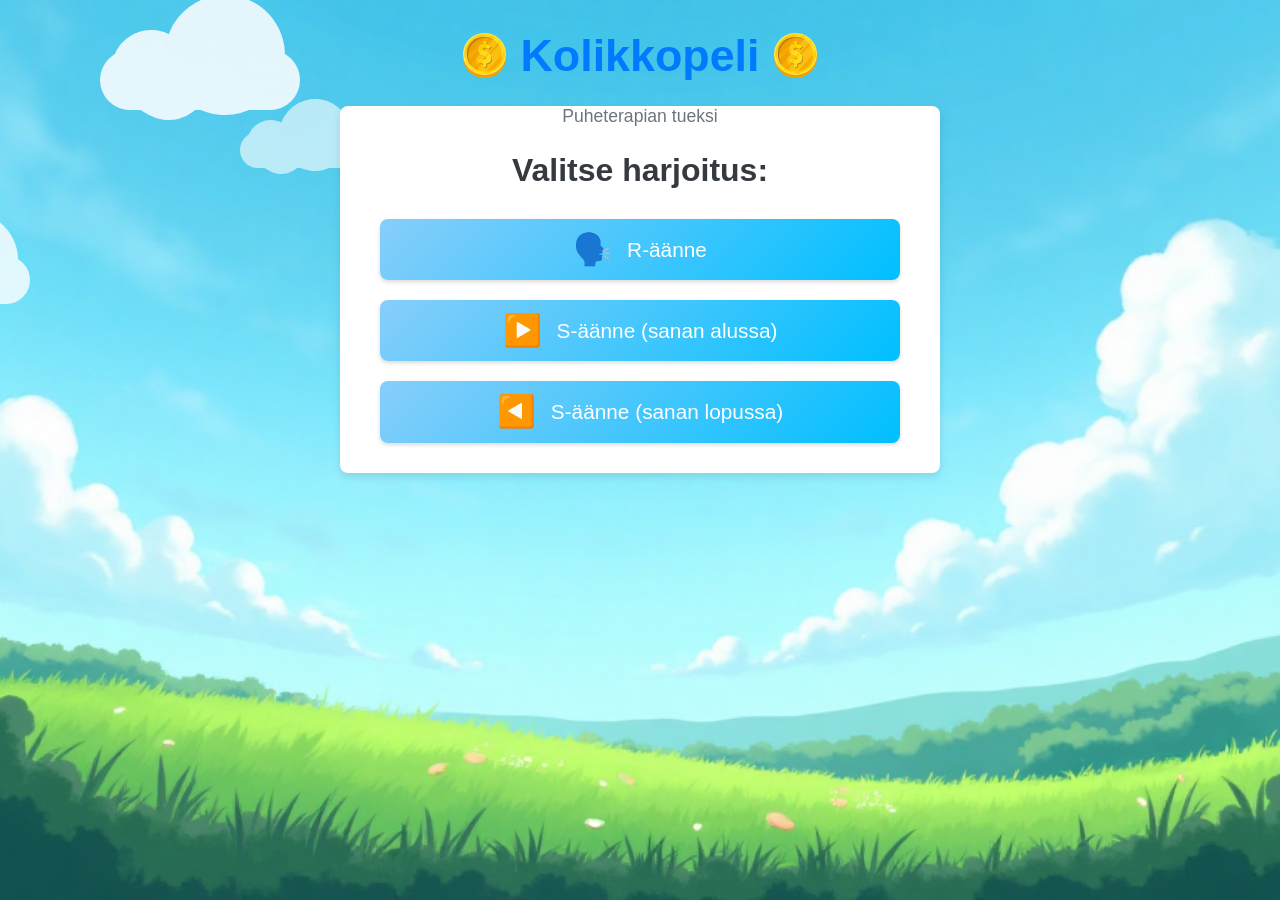
<file: index.html>
<!DOCTYPE html>
<html lang="fi">
<head>
    <meta charset="UTF-8">
    <meta name="viewport" content="width=device-width, initial-scale=1.0">
    <title>Kolikkopeli - Puheterapia</title>
    <link rel="stylesheet" href="styles.css">
</head>
<body>
    <div id="clouds-container">
        <div class="cloud x1"></div>
        <div class="cloud x2"></div>
        <div class="cloud x3"></div>
        <div class="cloud x4"></div>
        <div class="cloud x5"></div>
    </div>

    <header>
        <h1>
            <img src="images/Kolikko.png" alt="Kolikko">
            Kolikkopeli
            <img src="images/Kolikko.png" alt="Kolikko">
        </h1>
    </header>

    <main>
        <p>Puheterapian tueksi</p>
        <h2>Valitse harjoitus:</h2>
        <div class="game-options">
            <button class="game-option" data-game="r" onclick="startGame('r')">
                <span class="icon">🗣️</span> R-äänne
            </button>
            <button class="game-option" data-game="s-start" onclick="startGame('s-start')">
                <span class="icon">▶️</span> S-äänne (sanan alussa)
            </button>
            <button class="game-option" data-game="s-end" onclick="startGame('s-end')">
                <span class="icon">◀️</span> S-äänne (sanan lopussa)
            </button>
        </div>
    </main>

    <script src="scripts.js" defer></script>
</body>
</html>
</file>
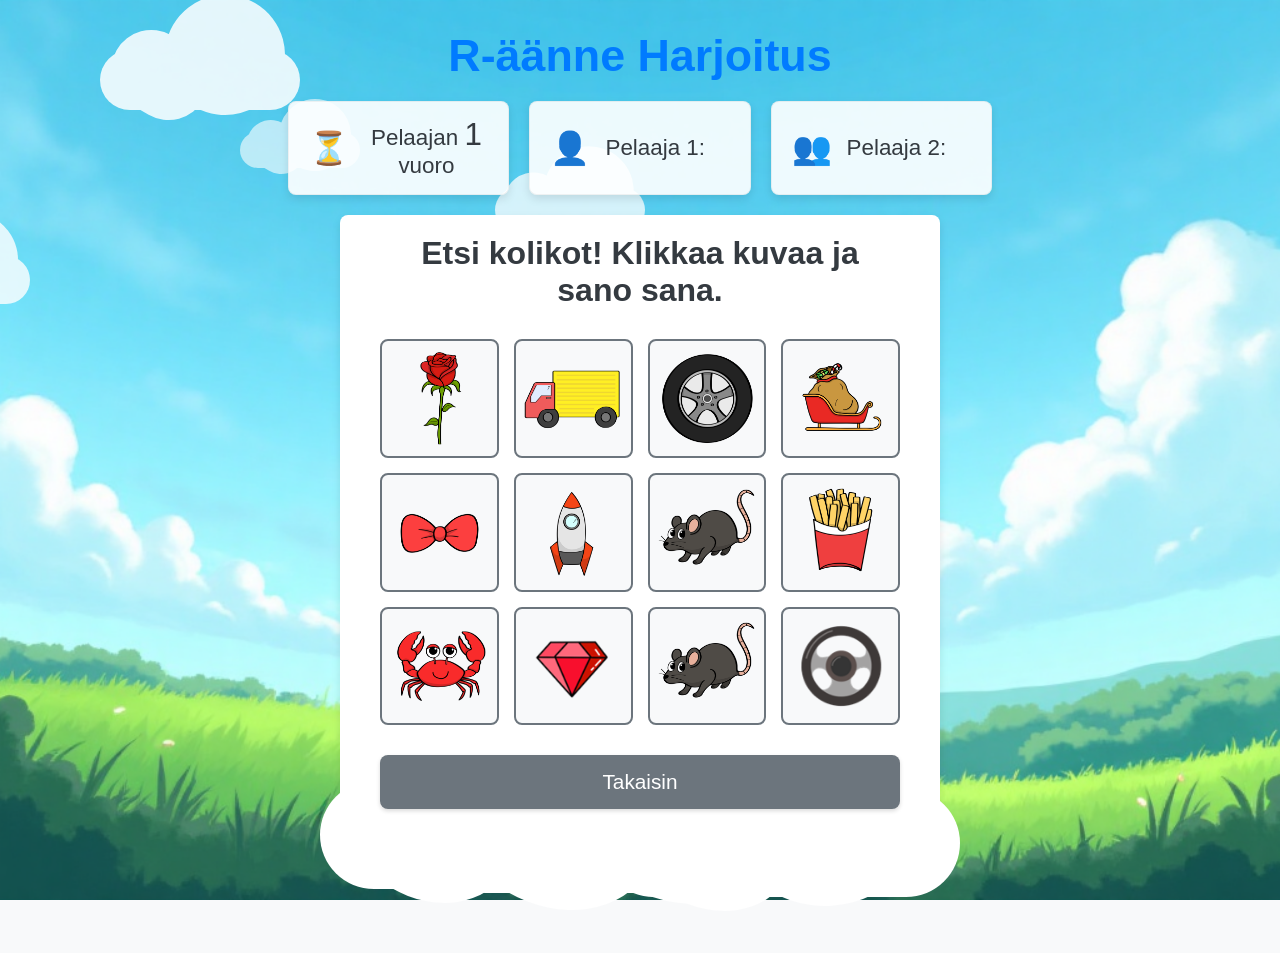
<file: r_game.html>
<!DOCTYPE html>
<html lang="fi">
<head>
    <meta charset="UTF-8">
    <meta name="viewport" content="width=device-width, initial-scale=1.0">
    <title>Kolikkopeli - R-äänne</title>
    <link rel="stylesheet" href="styles.css">
</head>
<body>
    <!-- Pilvet (sama rakenne kuin index.html) -->
    <div id="clouds-container">
        <div class="cloud x1"></div>
        <div class="cloud x2"></div>
        <div class="cloud x3"></div>
        <div class="cloud x4"></div>
        <div class="cloud x5"></div>
    </div>

    <header>
        <h1>
            <!-- Voit halutessasi lisätä Kolikko.png tähänkin -->
            R-äänne Harjoitus
        </h1>
        <!-- Muutetaan pelaajatiedot -->
        <div id="clouds-info-container">
            <!-- Poistetaan vanha rakenne -->

            <!-- Laatikko vuoronilmaisimelle -->
            <div class="info-box turn-box">
                 <span class="icon">⏳</span> <!-- Ikoni vuorolle -->
                 <div id="turn-indicator">Pelaajan 1 vuoro</div>
            </div>

            <!-- Laatikko pelaajalle 1 -->
            <div class="info-box score-box player1-box">
                <span class="icon">👤</span> <!-- Ikoni pelaajalle 1 -->
                <span id="score-1">Pelaaja 1: </span>
            </div>

            <!-- Laatikko pelaajalle 2 -->
            <div class="info-box score-box player2-box">
                 <span class="icon">👥</span> <!-- Ikoni pelaajalle 2 -->
                 <span id="score-2">Pelaaja 2: </span>
            </div>

        </div>
    </header>

    <main id="game-area">
        <h2>Etsi kolikot! Klikkaa kuvaa ja sano sana.</h2>

        <!-- Ruudukko kuville -->
        <div id="grid-container"></div>

        <!-- Pelinappulat -->
        <div class="game-controls">
            <!-- Poistetaan Pyöräytä-nappi -->
            <button id="back-button" class="game-option secondary">Takaisin</button>
        </div>

        <!-- Lisätään koristepilvet alaosaan -->
        <!-- Poistetaan vanhat -->
        <!-- <div class="bottom-cloud" id="bottom-cloud-left"></div> -->
        <!-- <div class="bottom-cloud" id="bottom-cloud-right"></div> -->

        <!-- Lisätään uudet, liikkuvien pilvien tyyliset -->
        <div class="static-bottom-cloud" id="static-bottom-1">
            <div></div><div></div><div></div><div></div>
        </div>
         <div class="static-bottom-cloud" id="static-bottom-2">
            <div></div><div></div><div></div><div></div>
        </div>
         <div class="static-bottom-cloud" id="static-bottom-3">
            <div></div><div></div><div></div><div></div>
        </div>

    </main>

    <!-- Voittoviesti (piilotettu aluksi) -->
    <div id="win-message-overlay" class="hidden">
        <div id="win-message-content">
            <h2 id="winner-text">Pelaaja X Voitti!</h2>
            <button id="play-again-button" class="game-option">Pelaa Uudelleen</button>
            <button id="back-to-menu-button" class="game-option secondary">Takaisin Valikkoon</button>
        </div>
    </div>

    <script src="scripts.js" defer></script>
    <!-- Lisätään pelikohtainen scripti tarvittaessa -->
    <!-- <script src="r_game_script.js" defer></script> -->
</body>
</html>
</file>
<file: styles.css>
:root {
    --primary-color: #007bff; /* Sininen teemaväri */
    --secondary-color: #6c757d; /* Harmaa */
    --light-color: #f8f9fa; /* Vaalea tausta */
    --dark-color: #343a40; /* Tumma teksti */
    --border-radius: 8px; /* Pyöristetyt kulmat */
    --box-shadow: 0 4px 8px rgba(0, 0, 0, 0.1); /* Hienovarainen varjo */
}

body {
    /* Varmistetaan overflow: hidden */
    overflow: hidden;
    /* Muut body-säännöt säilyvät */
    font-family: -apple-system, BlinkMacSystemFont, "Segoe UI", Roboto, "Helvetica Neue", Arial, sans-serif;
    margin: 0;
    padding: 0;
    background-color: var(--light-color);
    color: var(--dark-color);
    display: flex;
    flex-direction: column;
    align-items: center;
    min-height: 100vh;
    /* padding: 20px; Poistetaan tämä, koska pilvet tarvitsevat koko leveyden */
    box-sizing: border-box;
    /* background-image: url('bg.png'); */
    background-image: url('images/bg.png'); /* Päivitetty polku */
    background-size: cover;
    background-position: center center;
    background-repeat: no-repeat;
    background-attachment: fixed;
    position: relative;
}

header {
    text-align: center;
    margin-bottom: 0; /* Poistetaan väli */
    color: var(--primary-color);
    position: relative; /* Varmistetaan että sisältö pysyy pilvien päällä */
    z-index: 2; /* Varmistetaan, että header on mainin ja taustapilvien edessä */
}

header h1 {
    margin-bottom: 5px;
    font-size: 2.8em; /* Suurempi otsikko */
    display: flex; /* Käytetään flexboxia asetteluun */
    align-items: center; /* Keskitetään pystysuunnassa */
    justify-content: center; /* Keskitetään vaakasuunnassa */
    gap: 15px; /* Väliä elementtien välille */
}

header h1 img {
    height: 1em; /* Asetetaan kuvan korkeus suhteessa fonttikokoon */
    vertical-align: middle; /* Varmistetaan pystysuuntainen keskitys (lisävarmistus) */
}

/* Poistetaan vanha header p -sääntö
header p {
    font-size: 1.2em;
    color: var(--secondary-color);
    margin-top: 0;
}
*/

main {
    padding: 30px 40px;
    box-shadow: var(--box-shadow);
    text-align: center;
    width: 100%;
    max-width: 600px; /* Rajoitetaan maksimileveyttä */
    box-sizing: border-box;
    background-color: #fff; /* Palautetaan normaali taustaväri */
    border-radius: var(--border-radius); /* Palautetaan pyöristetyt kulmat */
    position: relative; /* Varmistetaan että sisältö pysyy pilvien päällä */
    z-index: 1; /* Asetetaan main taustapilvien eteen, mutta headerin taakse */
    margin-top: 20px; /* Normaali marginaali */
    padding-top: 0;
}

main h2 {
    margin-top: 0;
    margin-bottom: 30px;
    color: var(--dark-color);
    font-size: 2em; /* Suurennetaan oletusfonttikokoa */
}

main p {
    font-size: 1.1em;
    color: var(--secondary-color);
    margin-top: 0;
    margin-bottom: 25px; /* Lisätään väliä otsikkoon */
}

.game-options {
    display: flex;
    flex-direction: column; /* Asetetaan napit allekkain */
    gap: 20px; /* Väliä nappien välille */
    align-items: stretch; /* Venyttää napit samanlevyisiksi */
}

.game-option {
    display: flex; /* Asetetaan ikoni ja teksti vierekkäin */
    align-items: center; /* Keskitetään pystysuunnassa */
    justify-content: center; /* Keskitetään vaakasuunnassa */
    padding: 15px 20px;
    font-size: 1.3em; /* Suurennetaan oletusfonttikokoa */
    color: #fff;
    background: linear-gradient(135deg, #87CEFA, #00BFFF); /* Lisätään taivaansininen gradientti (LightSkyBlue -> DeepSkyBlue) */
    border: none;
    border-radius: var(--border-radius);
    cursor: pointer;
    transition: all 0.3s ease;
    text-align: center;
    box-shadow: 0 2px 4px rgba(0, 0, 0, 0.15);
}

.game-option:hover {
    background: linear-gradient(135deg, #add8e6, #1e90ff); /* Vaaleampi/kirkkaampi sininen hoverissa (LightBlue -> DodgerBlue) */
    transform: translateY(-3px);
    box-shadow: 0 4px 8px rgba(0, 0, 0, 0.2);
}

.game-option:active {
     transform: translateY(-1px);
     box-shadow: 0 2px 4px rgba(0, 0, 0, 0.15);
}

.game-option .icon {
    font-size: 1.5em;
    margin-right: 15px;
    line-height: 1;
}

/* Responsiivisuus pienemmille näytöille */
@media (max-width: 600px) {
    header h1 {
        font-size: 2.2em;
    }
    header p {
        font-size: 1em;
    }
    main {
        padding: 25px 15px;
    }
    /* Säädetään myös responsiivista kokoa main p:lle */
    main p {
        font-size: 1em;
        margin-bottom: 20px;
    }
    /* Lisätään sääntö h2-otsikolle pienillä näytöillä */
    main h2 {
        font-size: 1.6em; /* Pienennetään fonttikokoa */
    }
    .game-options {
        gap: 15px;
    }
    .game-option {
        font-size: 1.1em; /* Säädetään responsiivista kokoa */
        padding: 12px 15px;
    }
    .game-option .icon {
         margin-right: 10px;
    }
}

/* --- Pelialueen tyylit --- */

#game-area {
    /* Periytyy main-tyyleistä, voidaan lisätä pelikohtaisia säätöjä */
    padding-top: 20px; /* Säädetään tämä sopivaksi pilven alareunaan nähden */
    padding-bottom: 40px;
}

.slot-machine {
    display: flex;
    justify-content: center;
    gap: 20px;
    margin: 40px 0;
}

.reel {
    width: 100px;
    height: 120px;
    border: 3px solid var(--secondary-color);
    background-color: var(--light-color);
    border-radius: var(--border-radius);
    display: flex;
    justify-content: center;
    align-items: center;
    font-size: 3em;
    font-weight: bold;
    color: var(--dark-color);
    box-shadow: inset 0 0 10px rgba(0, 0, 0, 0.1);
}

.game-controls {
    display: flex;
    flex-direction: column;
    gap: 15px;
    margin-top: 30px;
}

/* Muokataan toissijaisen napin ulkonäköä */
.game-option.secondary {
    background: var(--secondary-color);
}

.game-option.secondary:hover {
    background: #5a6268; /* Tummempi harmaa hoverissa */
}

/* --- Peliruudukon tyylit (r_game.html) --- */

#grid-container {
    display: grid;
    grid-template-columns: repeat(4, 1fr); /* 4 saraketta */
    gap: 15px;
    margin: 30px 0;
    perspective: 1000px; /* Tarvitaan kääntöefektiin (jos lisätään myöhemmin) */
}

.grid-card {
    aspect-ratio: 1 / 1; /* Neliömäiset kortit */
    border: 2px solid var(--secondary-color);
    border-radius: var(--border-radius);
    background-color: var(--light-color);
    display: flex;
    justify-content: center;
    align-items: center;
    cursor: pointer;
    position: relative;
    overflow: hidden; /* Piilottaa kolikon aluksi */
    transition: transform 0.2s ease-in-out, box-shadow 0.2s ease-in-out, opacity 0.3s ease-out;
}

/* Lisätään tyyli klikkausanimaatiolle */
.grid-card.card-clicked {
    transform: scale(0.92); /* Pienennetään hieman klikatessa */
    box-shadow: 0 2px 4px rgba(0,0,0,0.1); /* Voidaan myös hieman pienentää varjoa */
}

.grid-card:hover {
    transform: scale(1.05);
    box-shadow: 0 4px 15px rgba(0, 0, 0, 0.15);
}

.card-image {
    max-width: 90%;
    max-height: 90%;
    object-fit: contain;
    object-position: center;
    transition: opacity 0.3s ease-out; /* Häivytys kun kuva katoaa */
    margin: auto; /* Jätetään tämäkin varmuuden vuoksi */
}

.coin-image {
    position: absolute;
    width: 60%; /* Kolikon koko suhteessa korttiin */
    height: 60%;
    object-fit: contain;
    top: 50%;
    left: 50%;
    transform: translate(-50%, -50%) scale(0); /* Aluksi piilossa ja pieni */
    transition: transform 0.3s ease-in-out; /* Animoidaan ilmestyminen */
    z-index: 5; /* Varmistetaan, että kolikko on kuvan päällä, jos molemmat näkyvillä */
}

/* Tyyli kortille, kun kolikko on löytynyt */
.grid-card.found .coin-image {
    transform: translate(-50%, -50%) scale(1); /* Skaalataan näkyviin */
}

/* Tyyli kortille, kun kuvaa klikataan (eikä kolikkoa löydy) */
.grid-card.hidden .card-image {
    opacity: 0;
}

/* Tyyli kortille, jota ei voi enää klikata */
.grid-card.disabled {
    cursor: default;
    opacity: 0.7;
}

.grid-card.disabled:hover {
    transform: none;
    box-shadow: none;
}

/* --- Pilvi-animaatiot --- */

/* Poistetaan vanha pilvi-CSS */

/* --- Uudet pilvi-animaatiot --- */

#clouds-container {
    /* Poistetaan vanhat säännöt */
    /* Lisätään tarvittavat säännöt, jos containerille tarvitaan jotain */
    position: absolute;
    top: 0;
    left: 0;
    width: 100%;
    height: 100%;
    /* padding: 100px 0; Tätä ei välttämättä tarvita, koska pilvet asemoidaan absoluuttisesti */
    /* Poistetaan taustagradientti, koska bodylla on taustakuva */
    z-index: 0; /* Asetetaan taustapilvet alimmaksi */
    pointer-events: none;
    overflow: hidden; /* Varmistetaan piilotus */
}

.cloud {
    width: 200px;
    height: 60px;
    background: #fff;
    border-radius: 200px;
    -moz-border-radius: 200px;
    -webkit-border-radius: 200px;
    position: absolute; /* Muutetaan relative -> absolute */
    opacity: 0.85; /* Lisätään hieman läpinäkyvyyttä */
}

.cloud:before, .cloud:after {
    content: '';
    position: absolute;
    background: #fff;
    width: 100px;
    height: 80px;
    top: -15px;
    left: 10px;
    border-radius: 100px;
    -moz-border-radius: 100px;
    -webkit-border-radius: 100px;
    transform: rotate(30deg);
    -webkit-transform: rotate(30deg);
    -moz-transform: rotate(30deg);
}

.cloud:after {
    width: 120px;
    height: 120px;
    top: -55px;
    left: auto;
    right: 15px;
}

.x1 {
    top: 50px; /* Asetetaan alkupositio */
    left: 100px; /* Asetetaan alkupositio */
    /* animation: moveclouds 15s linear infinite; */
    animation: moveclouds 45s linear infinite; /* Hidastetaan */
    -webkit-animation: moveclouds 45s linear infinite;
    -moz-animation: moveclouds 45s linear infinite;
    -o-animation: moveclouds 45s linear infinite;
}

.x2 {
    top: 120px; /* Säädetään positioita */
    left: 200px;
    transform: scale(0.6);
    -webkit-transform: scale(0.6);
    -moz-transform: scale(0.6);
    opacity: 0.6;
    /* animation: moveclouds 25s linear infinite; */
    animation: moveclouds 55s linear infinite; /* Hidastetaan */
    -webkit-animation: moveclouds 55s linear infinite;
    -moz-animation: moveclouds 55s linear infinite;
    -o-animation: moveclouds 55s linear infinite;
}

.x3 {
    top: -50px; /* Säädetään positioita */
    left: -200px;
    transform: scale(0.8);
    -webkit-transform: scale(0.8);
    -moz-transform: scale(0.8);
    opacity: 0.8;
    /* animation: moveclouds 20s linear infinite; */
    animation: moveclouds 60s linear infinite; /* Hidastetaan */
    -webkit-animation: moveclouds 60s linear infinite;
    -moz-animation: moveclouds 60s linear infinite;
    -o-animation: moveclouds 60s linear infinite;
}

.x4 {
    top: 180px; /* Säädetään positioita */
    left: 470px;
    transform: scale(0.75);
    -webkit-transform: scale(0.75);
    -moz-transform: scale(0.75);
    opacity: 0.75;
    /* animation: moveclouds 18s linear infinite; */
    animation: moveclouds 50s linear infinite; /* Hidastetaan */
    -webkit-animation: moveclouds 50s linear infinite;
    -moz-animation: moveclouds 50s linear infinite;
    -o-animation: moveclouds 50s linear infinite;
}

.x5 {
    top: 250px; /* Säädetään positioita */
    left: -150px;
    transform: scale(0.8);
    -webkit-transform: scale(0.8);
    -moz-transform: scale(0.8);
    opacity: 0.8;
    /* animation: moveclouds 20s linear infinite; */
    animation: moveclouds 40s linear infinite; /* Hidastetaan */
    -webkit-animation: moveclouds 40s linear infinite;
    -moz-animation: moveclouds 40s linear infinite;
    -o-animation: moveclouds 40s linear infinite;
}

@keyframes moveclouds {
    0% {margin-left: 1000px;}
    100% {margin-left: -1200px;} /* Lisätään hieman matkaa */
}

@-webkit-keyframes moveclouds {
    0% {margin-left: 1000px;}
    100% {margin-left: -1200px;}
}

@-moz-keyframes moveclouds {
    0% {margin-left: 1000px;}
    100% {margin-left: -1200px;}
}

@-o-keyframes moveclouds {
    0% {margin-left: 1000px;}
    100% {margin-left: -1200px;}
}

/* Pelaajainfo (r_game.html) */
/* Poistetaan vanhat säännöt */

/* Poistetaan turhat säännöt */
/*
#turn-indicator {
    ...
}
#turn-indicator .player-number {
    ...
}
*/

#clouds-info-container {
    display: flex;
    /* flex-direction: column; */ /* Muutetaan riviksi */
    flex-direction: row;
    justify-content: center;
    align-items: stretch; /* Venyttää laatikot saman korkuisiksi */
    position: relative; /* Tarvitaan z-indexiin */
    margin-top: 20px; /* Pidetään tämä väli otsikkoon */
    /* margin-bottom: 20px; Poistetaan */
    z-index: 2; /* Varmistetaan että tämä container on mainin päällä */
    gap: 20px; /* Väli laatikoiden välille */
    padding: 0 10px; /* Vähän tilaa reunoille */
}

/* Poistetaan .scores -sääntö */
/*
.scores {
    ...
}
*/

/* Uudet säännöt infolaatikoille */
.info-box {
    background-color: rgba(255, 255, 255, 0.9); /* Hieman läpikuultava valkoinen */
    border-radius: var(--border-radius);
    padding: 15px 20px;
    display: flex;
    align-items: center; /* Keskitä sisältö pystysuunnassa */
    gap: 15px; /* Väli ikonin ja tekstin välille */
    box-shadow: var(--box-shadow);
    border: 1px solid rgba(0, 0, 0, 0.05);
    flex-grow: 1; /* Antaa laatikoiden kasvaa */
    flex-basis: 0; /* Jakaa tilan tasaisesti */
}

.info-box .icon {
    font-size: 2em; /* Ikonin koko */
    line-height: 1;
}

/* Säännöt tekstisisällölle laatikoiden sisällä */
.info-box div,
.info-box span { /* Huom: Tämä kohdistuu myös ikoniin, mutta fonttikoko asetetaan erikseen */
    color: var(--dark-color);
    font-weight: 500;
    font-size: 1.4em; /* Tekstin koko */
}

/* Varmistetaan, että score-spanit eivät vaikuta isän flex-asetelmiin liikaa */
#score-1,
#score-2 {
    display: inline-flex; /* Pidä tämä */
    align-items: center;
    line-height: 1.3; /* Säädetään tätä */
    white-space: nowrap;
}


/* Säännöt kolikolle */
.score-coin-img {
    height: 1.3em; /* Säädetään kokoa fontin mukaan */
    margin-left: 6px; /* Säädetään väliä */
    vertical-align: middle;
}

/* Voittoviestin tyylit (r_game.html) */
#win-message-overlay {
    position: fixed; /* Pysyy paikallaan */
    top: 0;
    left: 0;
    width: 100%;
    height: 100%;
    background-color: rgba(0, 0, 0, 0.7); /* Puoliläpinäkyvä musta tausta */
    display: flex;
    justify-content: center;
    align-items: center;
    z-index: 100; /* Varmistaa, että on kaiken päällä */
    opacity: 1;
    transition: opacity 0.5s ease-in-out;
}

#win-message-overlay.hidden {
    opacity: 0;
    pointer-events: none; /* Ei voi klikata piilotettuna */
}

#win-message-content {
    background-color: #fff;
    padding: 40px 50px;
    border-radius: var(--border-radius);
    text-align: center;
    box-shadow: 0 5px 15px rgba(0, 0, 0, 0.3);
    transform: scale(1);
    transition: transform 0.3s ease-out;
}

#win-message-overlay.hidden #win-message-content {
    transform: scale(0.8); /* Pieni kutistusefekti piilotettaessa */
}

#win-message-content h2 {
    color: var(--primary-color);
    margin-bottom: 30px;
}

#win-message-content button {
    margin: 10px;
    min-width: 200px; /* Levennetään nappeja hieman */
}

/* Koristepilvet pelialueen alaosassa */
/* Poistetaan vanhat .bottom-cloud ja ID-kohtaiset säännöt */

.static-bottom-cloud {
    /* Kopioidaan perusmuoto liikkuvilta pilviltä */
    width: 200px; /* Käytetään liikkuvien pilvien peruskokoa pohjana */
    height: 60px;
    background: #fff;
    border-radius: 200px;
    -moz-border-radius: 200px;
    -webkit-border-radius: 200px;
    position: absolute;
    opacity: 1; /* Ei läpinäkyvyyttä */
    z-index: -1; /* Sisällön taakse */
    transform-origin: bottom center; /* Skaalataan alareunasta */
}

.static-bottom-cloud div {
    /* Kopioidaan sisäisten divien tyylit */
    position: absolute;
    /* background: #f1f1f1; Muutetaan valkoiseksi */
    background: #fff;
    border-radius: 50%;
    /* box-shadow: inset -2px -3px 0 0 #d8d8d8; Poistetaan varjo */
    width: 100px; /* Säädetään pallojen kokoa suhteessa pilven kokoon */
    height: 80px;
    bottom: 0;
    z-index: 10;
    /* Poistetaan left, koska käytetään nth-child alla */
}

/* Asetellaan sisäiset divit kuten liikkuvissa pilvissä */
.static-bottom-cloud div:nth-child(1) {
    width: 100px; height: 80px; left: 10px; top: -15px; transform: rotate(30deg);
}
.static-bottom-cloud div:nth-child(2) {
     width: 120px; height: 120px; left: auto; right: 15px; top: -55px; transform: rotate(30deg);
}
/* Lisätään kaksi muuta palloa monipuolisempaan muotoon */
.static-bottom-cloud div:nth-child(3) {
    width: 80px; height: 70px; left: 50px; top: -25px; transform: rotate(-15deg); z-index: 9;
}
.static-bottom-cloud div:nth-child(4) {
    width: 90px; height: 90px; left: 90px; top: -40px; transform: rotate(10deg); z-index: 8;
}


/* Sijoitetaan ja skaalataan kolme pilveä */
#static-bottom-1 {
    left: 10%; /* Vasen reuna */
    bottom: -40px; /* Alempi */
    transform: scale(1.8); /* Koko */
}

#static-bottom-2 {
    left: 50%; /* Keskelle */
    bottom: -44px; /* Hieman ylemmäs (-4px) */
    transform: translateX(-50%) scale(2.2); /* Keskitys ja koko */
}

#static-bottom-3 {
    right: 10%; /* Oikea reuna */
    bottom: -48px; /* Vielä ylemmäs (-4px) */
    transform: scale(1.8); /* Koko */
}

/* Poistetaan vanhat right:before/after -säännöt, koska ne periytyvät */

/* Responsiivisuus pelaajatiedoille */
@media (max-width: 700px) {
    #clouds-info-container {
        flex-direction: column; /* Laatikot allekkain */
        align-items: center; /* Keskistetään laatikot */
        gap: 15px; /* Pienennetään väliä */
        margin-top: 15px;
    }

    .info-box {
        flex-grow: 0; /* Estetään turha kasvu */
        flex-basis: auto;
        width: 90%; /* Kapeampi leveys */
        max-width: 400px; /* Maksimileveys */
        padding: 10px 15px; /* Pienempi padding */
        gap: 10px; /* Pienempi väli ikonille */
    }

    .info-box .icon {
        font-size: 1.6em; /* Pienennetään ikonia */
    }

    .info-box div,
    .info-box span {
        font-size: 1.2em; /* Pienennetään tekstiä */
    }

    .score-coin-img {
        height: 1.1em; /* Pienennetään kolikkoa */
        margin-left: 5px;
    }
}
</file>
